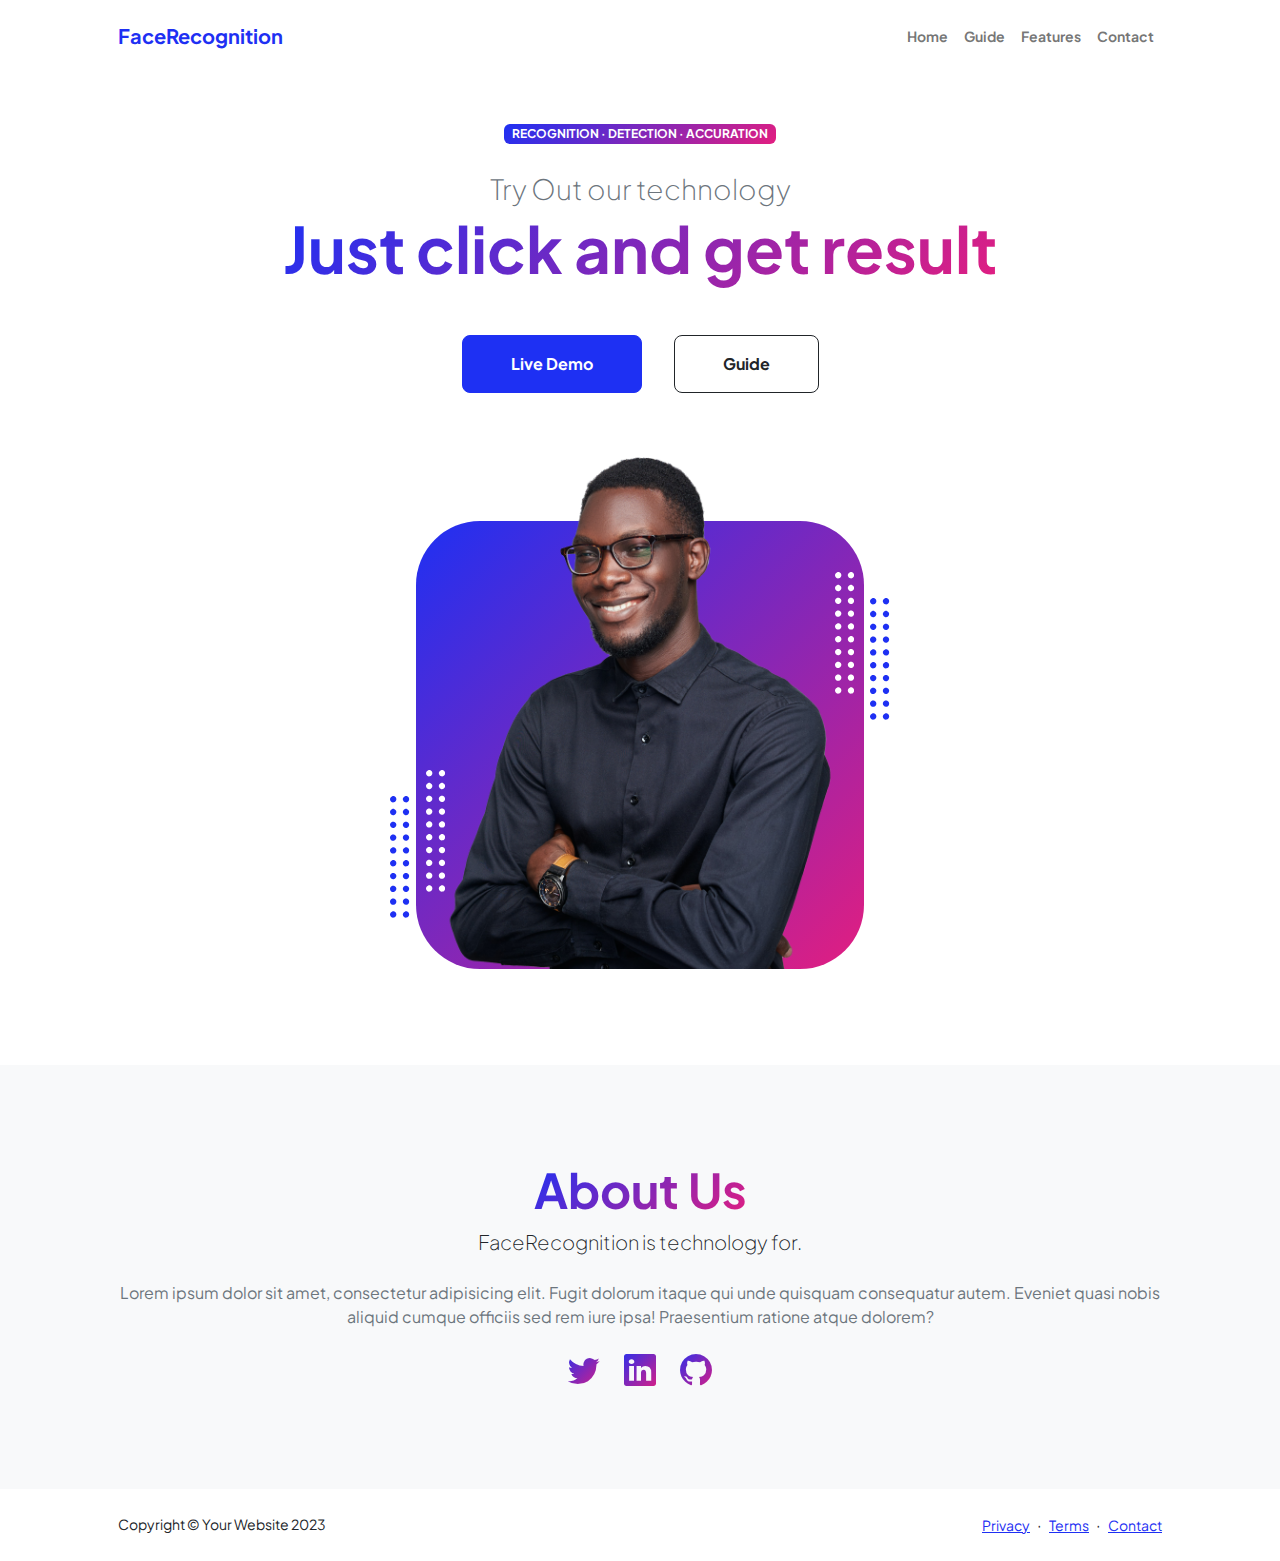
<file: frontend/index.html>
<!DOCTYPE html>
<html lang="en">

<head>
    <meta charset="utf-8" />
    <meta name="viewport" content="width=device-width, initial-scale=1, shrink-to-fit=no" />
    <meta name="description" content="" />
    <meta name="author" content="" />
    <title>Face Recognition</title>
    <!-- Favicon-->
    <link rel="icon" type="image/x-icon" href="./assets/favicon.ico" />
    <!-- Custom Google font-->
    <link rel="preconnect" href="https://fonts.googleapis.com" />
    <link rel="preconnect" href="https://fonts.gstatic.com" crossorigin />
    <link
        href="https://fonts.googleapis.com/css2?family=Plus+Jakarta+Sans:wght@100;200;300;400;500;600;700;800;900&amp;display=swap"
        rel="stylesheet" />
    <!-- Bootstrap icons-->
    <link href="https://cdn.jsdelivr.net/npm/bootstrap-icons@1.8.1/font/bootstrap-icons.css" rel="stylesheet" />
    <!-- Core theme CSS (includes Bootstrap)-->
    <link href="css/styles.css" rel="stylesheet" />
</head>

<body class="d-flex flex-column h-100">
    <main class="flex-shrink-0">
        <!-- Navigation-->
        <nav class="navbar navbar-expand-lg navbar-light bg-white py-3">
            <div class="container px-5">
                <a class="navbar-brand" href="index.html"><span class="fw-bolder text-primary">FaceRecognition</span></a>
                <button class="navbar-toggler" type="button" data-bs-toggle="collapse"
                    data-bs-target="#navbarSupportedContent" aria-controls="navbarSupportedContent"
                    aria-expanded="false" aria-label="Toggle navigation"><span
                        class="navbar-toggler-icon"></span></button>
                <div class="collapse navbar-collapse" id="navbarSupportedContent">
                    <ul class="navbar-nav ms-auto mb-2 mb-lg-0 small fw-bolder">
                        <li class="nav-item"><a class="nav-link" href="index.html">Home</a></li>
                        <li class="nav-item"><a class="nav-link" href="resume.html">Guide</a></li>
                        <li class="nav-item"><a class="nav-link" href="projects.html">Features</a></li>
                        <li class="nav-item"><a class="nav-link" href="contact.html">Contact</a></li>
                    </ul>
                </div>
            </div>
        </nav>
        <!-- Header-->
        <header class="py-5">
            <div class="container px-5 pb-5">
                <div class="row gx-5 align-items-center">
                    <div class="col-xxl-5">
                        <!-- Header text content-->
                        <div class="text-center text-xxl-start">
                            <div class="badge bg-gradient-primary-to-secondary text-white mb-4">
                                <div class="text-uppercase">Recognition &middot; Detection &middot; Accuration</div>
                            </div>
                            <div class="fs-3 fw-light text-muted">Try Out our technology</div>
                            <h1 class="display-3 fw-bolder mb-5"><span class="text-gradient d-inline">Just click and get result</span></h1>
                            <div
                                class="d-grid gap-3 d-sm-flex justify-content-sm-center justify-content-xxl-start mb-3">
                                <a class="btn btn-primary btn-lg px-5 py-3 me-sm-3 fs-6 fw-bolder"
                                    href="demo.html">Live Demo</a>
                                <a class="btn btn-outline-dark btn-lg px-5 py-3 fs-6 fw-bolder"
                                    href="projects.html">Guide</a>
                            </div>
                        </div>
                    </div>
                    <div class="col-xxl-7">
                        <!-- Header profile picture-->
                        <div class="d-flex justify-content-center mt-5 mt-xxl-0">
                            <div class="profile bg-gradient-primary-to-secondary">
                                <!-- TIP: For best results, use a photo with a transparent background like the demo example below-->
                                <!-- Watch a tutorial on how to do this on YouTube (link)-->
                                <img class="profile-img" src="assets/profile.png" alt="..." />
                                <div class="dots-1">
                                    <!-- SVG Dots-->
                                    <svg version="1.1" xmlns="http://www.w3.org/2000/svg"
                                        xmlns:xlink="http://www.w3.org/1999/xlink" x="0px" y="0px"
                                        viewBox="0 0 191.6 1215.4" style="enable-background: new 0 0 191.6 1215.4"
                                        xml:space="preserve">
                                        <g transform="translate(0.000000,1280.000000) scale(0.100000,-0.100000)">
                                            <path
                                                d="M227.7,12788.6c-105-35-200-141-222-248c-43-206,163-412,369-369c155,32,275,190,260,339c-11,105-90,213-190,262        C383.7,12801.6,289.7,12808.6,227.7,12788.6z">
                                            </path>
                                            <path
                                                d="M1507.7,12788.6c-151-50-253-216-222-362c25-119,136-230,254-255c194-41,395,142,375,339c-11,105-90,213-190,262        C1663.7,12801.6,1569.7,12808.6,1507.7,12788.6z">
                                            </path>
                                            <path
                                                d="M227.7,11508.6c-105-35-200-141-222-248c-43-206,163-412,369-369c155,32,275,190,260,339c-11,105-90,213-190,262        C383.7,11521.6,289.7,11528.6,227.7,11508.6z">
                                            </path>
                                            <path
                                                d="M1507.7,11508.6c-151-50-253-216-222-362c25-119,136-230,254-255c194-41,395,142,375,339c-11,105-90,213-190,262        C1663.7,11521.6,1569.7,11528.6,1507.7,11508.6z">
                                            </path>
                                            <path
                                                d="M227.7,10228.6c-105-35-200-141-222-248c-43-206,163-412,369-369c155,32,275,190,260,339c-11,105-90,213-190,262        C383.7,10241.6,289.7,10248.6,227.7,10228.6z">
                                            </path>
                                            <path
                                                d="M1507.7,10228.6c-105-35-200-141-222-248c-43-206,163-412,369-369c155,32,275,190,260,339c-11,105-90,213-190,262        C1663.7,10241.6,1569.7,10248.6,1507.7,10228.6z">
                                            </path>
                                            <path
                                                d="M227.7,8948.6c-105-35-200-141-222-248c-43-206,163-412,369-369c155,32,275,190,260,339c-11,105-90,213-190,262        C383.7,8961.6,289.7,8968.6,227.7,8948.6z">
                                            </path>
                                            <path
                                                d="M1507.7,8948.6c-105-35-200-141-222-248c-43-206,163-412,369-369c155,32,275,190,260,339c-11,105-90,213-190,262        C1663.7,8961.6,1569.7,8968.6,1507.7,8948.6z">
                                            </path>
                                            <path
                                                d="M227.7,7668.6c-105-35-200-141-222-248c-43-206,163-412,369-369c155,32,275,190,260,339c-11,105-90,213-190,262        C383.7,7681.6,289.7,7688.6,227.7,7668.6z">
                                            </path>
                                            <path
                                                d="M1507.7,7668.6c-105-35-200-141-222-248c-43-206,163-412,369-369c155,32,275,190,260,339c-11,105-90,213-190,262        C1663.7,7681.6,1569.7,7688.6,1507.7,7668.6z">
                                            </path>
                                            <path
                                                d="M227.7,6388.6c-105-35-200-141-222-248c-43-206,163-412,369-369c155,32,275,190,260,339c-11,105-90,213-190,262        C383.7,6401.6,289.7,6408.6,227.7,6388.6z">
                                            </path>
                                            <path
                                                d="M1507.7,6388.6c-105-35-200-141-222-248c-43-206,163-412,369-369c155,32,275,190,260,339c-11,105-90,213-190,262        C1663.7,6401.6,1569.7,6408.6,1507.7,6388.6z">
                                            </path>
                                            <path
                                                d="M227.7,5108.6c-105-35-200-141-222-248c-43-206,163-412,369-369c155,32,275,190,260,339c-11,105-90,213-190,262        C383.7,5121.6,289.7,5128.6,227.7,5108.6z">
                                            </path>
                                            <path
                                                d="M1507.7,5108.6c-105-35-200-141-222-248c-43-206,163-412,369-369c155,32,275,190,260,339c-11,105-90,213-190,262        C1663.7,5121.6,1569.7,5128.6,1507.7,5108.6z">
                                            </path>
                                            <path
                                                d="M227.7,3828.6c-105-35-200-141-222-248c-43-206,163-412,369-369c155,32,275,190,260,339c-11,105-90,213-190,262        C383.7,3841.6,289.7,3848.6,227.7,3828.6z">
                                            </path>
                                            <path
                                                d="M1507.7,3828.6c-105-35-200-141-222-248c-43-206,163-412,369-369c155,32,275,190,260,339c-11,105-90,213-190,262        C1663.7,3841.6,1569.7,3848.6,1507.7,3828.6z">
                                            </path>
                                            <path
                                                d="M227.7,2548.6c-105-35-200-141-222-248c-43-206,163-412,369-369c155,32,275,190,260,339c-11,105-90,213-190,262        C383.7,2561.6,289.7,2568.6,227.7,2548.6z">
                                            </path>
                                            <path
                                                d="M1507.7,2548.6c-105-35-200-141-222-248c-43-206,163-412,369-369c155,32,275,190,260,339c-11,105-90,213-190,262        C1663.7,2561.6,1569.7,2568.6,1507.7,2548.6z">
                                            </path>
                                            <path
                                                d="M227.7,1268.6c-105-35-200-141-222-248c-43-206,163-412,369-369c155,32,275,190,260,339c-11,105-90,213-190,262        C383.7,1281.6,289.7,1288.6,227.7,1268.6z">
                                            </path>
                                            <path
                                                d="M1507.7,1268.6c-105-35-200-141-222-248c-43-206,163-412,369-369c155,32,275,190,260,339c-11,105-90,213-190,262        C1663.7,1281.6,1569.7,1288.6,1507.7,1268.6z">
                                            </path>
                                        </g>
                                    </svg>
                                    <!-- END of SVG dots-->
                                </div>
                                <div class="dots-2">
                                    <!-- SVG Dots-->
                                    <svg version="1.1" xmlns="http://www.w3.org/2000/svg"
                                        xmlns:xlink="http://www.w3.org/1999/xlink" x="0px" y="0px"
                                        viewBox="0 0 191.6 1215.4" style="enable-background: new 0 0 191.6 1215.4"
                                        xml:space="preserve">
                                        <g transform="translate(0.000000,1280.000000) scale(0.100000,-0.100000)">
                                            <path
                                                d="M227.7,12788.6c-105-35-200-141-222-248c-43-206,163-412,369-369c155,32,275,190,260,339c-11,105-90,213-190,262        C383.7,12801.6,289.7,12808.6,227.7,12788.6z">
                                            </path>
                                            <path
                                                d="M1507.7,12788.6c-151-50-253-216-222-362c25-119,136-230,254-255c194-41,395,142,375,339c-11,105-90,213-190,262        C1663.7,12801.6,1569.7,12808.6,1507.7,12788.6z">
                                            </path>
                                            <path
                                                d="M227.7,11508.6c-105-35-200-141-222-248c-43-206,163-412,369-369c155,32,275,190,260,339c-11,105-90,213-190,262        C383.7,11521.6,289.7,11528.6,227.7,11508.6z">
                                            </path>
                                            <path
                                                d="M1507.7,11508.6c-151-50-253-216-222-362c25-119,136-230,254-255c194-41,395,142,375,339c-11,105-90,213-190,262        C1663.7,11521.6,1569.7,11528.6,1507.7,11508.6z">
                                            </path>
                                            <path
                                                d="M227.7,10228.6c-105-35-200-141-222-248c-43-206,163-412,369-369c155,32,275,190,260,339c-11,105-90,213-190,262        C383.7,10241.6,289.7,10248.6,227.7,10228.6z">
                                            </path>
                                            <path
                                                d="M1507.7,10228.6c-105-35-200-141-222-248c-43-206,163-412,369-369c155,32,275,190,260,339c-11,105-90,213-190,262        C1663.7,10241.6,1569.7,10248.6,1507.7,10228.6z">
                                            </path>
                                            <path
                                                d="M227.7,8948.6c-105-35-200-141-222-248c-43-206,163-412,369-369c155,32,275,190,260,339c-11,105-90,213-190,262        C383.7,8961.6,289.7,8968.6,227.7,8948.6z">
                                            </path>
                                            <path
                                                d="M1507.7,8948.6c-105-35-200-141-222-248c-43-206,163-412,369-369c155,32,275,190,260,339c-11,105-90,213-190,262        C1663.7,8961.6,1569.7,8968.6,1507.7,8948.6z">
                                            </path>
                                            <path
                                                d="M227.7,7668.6c-105-35-200-141-222-248c-43-206,163-412,369-369c155,32,275,190,260,339c-11,105-90,213-190,262        C383.7,7681.6,289.7,7688.6,227.7,7668.6z">
                                            </path>
                                            <path
                                                d="M1507.7,7668.6c-105-35-200-141-222-248c-43-206,163-412,369-369c155,32,275,190,260,339c-11,105-90,213-190,262        C1663.7,7681.6,1569.7,7688.6,1507.7,7668.6z">
                                            </path>
                                            <path
                                                d="M227.7,6388.6c-105-35-200-141-222-248c-43-206,163-412,369-369c155,32,275,190,260,339c-11,105-90,213-190,262        C383.7,6401.6,289.7,6408.6,227.7,6388.6z">
                                            </path>
                                            <path
                                                d="M1507.7,6388.6c-105-35-200-141-222-248c-43-206,163-412,369-369c155,32,275,190,260,339c-11,105-90,213-190,262        C1663.7,6401.6,1569.7,6408.6,1507.7,6388.6z">
                                            </path>
                                            <path
                                                d="M227.7,5108.6c-105-35-200-141-222-248c-43-206,163-412,369-369c155,32,275,190,260,339c-11,105-90,213-190,262        C383.7,5121.6,289.7,5128.6,227.7,5108.6z">
                                            </path>
                                            <path
                                                d="M1507.7,5108.6c-105-35-200-141-222-248c-43-206,163-412,369-369c155,32,275,190,260,339c-11,105-90,213-190,262        C1663.7,5121.6,1569.7,5128.6,1507.7,5108.6z">
                                            </path>
                                            <path
                                                d="M227.7,3828.6c-105-35-200-141-222-248c-43-206,163-412,369-369c155,32,275,190,260,339c-11,105-90,213-190,262        C383.7,3841.6,289.7,3848.6,227.7,3828.6z">
                                            </path>
                                            <path
                                                d="M1507.7,3828.6c-105-35-200-141-222-248c-43-206,163-412,369-369c155,32,275,190,260,339c-11,105-90,213-190,262        C1663.7,3841.6,1569.7,3848.6,1507.7,3828.6z">
                                            </path>
                                            <path
                                                d="M227.7,2548.6c-105-35-200-141-222-248c-43-206,163-412,369-369c155,32,275,190,260,339c-11,105-90,213-190,262        C383.7,2561.6,289.7,2568.6,227.7,2548.6z">
                                            </path>
                                            <path
                                                d="M1507.7,2548.6c-105-35-200-141-222-248c-43-206,163-412,369-369c155,32,275,190,260,339c-11,105-90,213-190,262        C1663.7,2561.6,1569.7,2568.6,1507.7,2548.6z">
                                            </path>
                                            <path
                                                d="M227.7,1268.6c-105-35-200-141-222-248c-43-206,163-412,369-369c155,32,275,190,260,339c-11,105-90,213-190,262        C383.7,1281.6,289.7,1288.6,227.7,1268.6z">
                                            </path>
                                            <path
                                                d="M1507.7,1268.6c-105-35-200-141-222-248c-43-206,163-412,369-369c155,32,275,190,260,339c-11,105-90,213-190,262        C1663.7,1281.6,1569.7,1288.6,1507.7,1268.6z">
                                            </path>
                                        </g>
                                    </svg>
                                    <!-- END of SVG dots-->
                                </div>
                                <div class="dots-3">
                                    <!-- SVG Dots-->
                                    <svg version="1.1" xmlns="http://www.w3.org/2000/svg"
                                        xmlns:xlink="http://www.w3.org/1999/xlink" x="0px" y="0px"
                                        viewBox="0 0 191.6 1215.4" style="enable-background: new 0 0 191.6 1215.4"
                                        xml:space="preserve">
                                        <g transform="translate(0.000000,1280.000000) scale(0.100000,-0.100000)">
                                            <path
                                                d="M227.7,12788.6c-105-35-200-141-222-248c-43-206,163-412,369-369c155,32,275,190,260,339c-11,105-90,213-190,262        C383.7,12801.6,289.7,12808.6,227.7,12788.6z">
                                            </path>
                                            <path
                                                d="M1507.7,12788.6c-151-50-253-216-222-362c25-119,136-230,254-255c194-41,395,142,375,339c-11,105-90,213-190,262        C1663.7,12801.6,1569.7,12808.6,1507.7,12788.6z">
                                            </path>
                                            <path
                                                d="M227.7,11508.6c-105-35-200-141-222-248c-43-206,163-412,369-369c155,32,275,190,260,339c-11,105-90,213-190,262        C383.7,11521.6,289.7,11528.6,227.7,11508.6z">
                                            </path>
                                            <path
                                                d="M1507.7,11508.6c-151-50-253-216-222-362c25-119,136-230,254-255c194-41,395,142,375,339c-11,105-90,213-190,262        C1663.7,11521.6,1569.7,11528.6,1507.7,11508.6z">
                                            </path>
                                            <path
                                                d="M227.7,10228.6c-105-35-200-141-222-248c-43-206,163-412,369-369c155,32,275,190,260,339c-11,105-90,213-190,262        C383.7,10241.6,289.7,10248.6,227.7,10228.6z">
                                            </path>
                                            <path
                                                d="M1507.7,10228.6c-105-35-200-141-222-248c-43-206,163-412,369-369c155,32,275,190,260,339c-11,105-90,213-190,262        C1663.7,10241.6,1569.7,10248.6,1507.7,10228.6z">
                                            </path>
                                            <path
                                                d="M227.7,8948.6c-105-35-200-141-222-248c-43-206,163-412,369-369c155,32,275,190,260,339c-11,105-90,213-190,262        C383.7,8961.6,289.7,8968.6,227.7,8948.6z">
                                            </path>
                                            <path
                                                d="M1507.7,8948.6c-105-35-200-141-222-248c-43-206,163-412,369-369c155,32,275,190,260,339c-11,105-90,213-190,262        C1663.7,8961.6,1569.7,8968.6,1507.7,8948.6z">
                                            </path>
                                            <path
                                                d="M227.7,7668.6c-105-35-200-141-222-248c-43-206,163-412,369-369c155,32,275,190,260,339c-11,105-90,213-190,262        C383.7,7681.6,289.7,7688.6,227.7,7668.6z">
                                            </path>
                                            <path
                                                d="M1507.7,7668.6c-105-35-200-141-222-248c-43-206,163-412,369-369c155,32,275,190,260,339c-11,105-90,213-190,262        C1663.7,7681.6,1569.7,7688.6,1507.7,7668.6z">
                                            </path>
                                            <path
                                                d="M227.7,6388.6c-105-35-200-141-222-248c-43-206,163-412,369-369c155,32,275,190,260,339c-11,105-90,213-190,262        C383.7,6401.6,289.7,6408.6,227.7,6388.6z">
                                            </path>
                                            <path
                                                d="M1507.7,6388.6c-105-35-200-141-222-248c-43-206,163-412,369-369c155,32,275,190,260,339c-11,105-90,213-190,262        C1663.7,6401.6,1569.7,6408.6,1507.7,6388.6z">
                                            </path>
                                            <path
                                                d="M227.7,5108.6c-105-35-200-141-222-248c-43-206,163-412,369-369c155,32,275,190,260,339c-11,105-90,213-190,262        C383.7,5121.6,289.7,5128.6,227.7,5108.6z">
                                            </path>
                                            <path
                                                d="M1507.7,5108.6c-105-35-200-141-222-248c-43-206,163-412,369-369c155,32,275,190,260,339c-11,105-90,213-190,262        C1663.7,5121.6,1569.7,5128.6,1507.7,5108.6z">
                                            </path>
                                            <path
                                                d="M227.7,3828.6c-105-35-200-141-222-248c-43-206,163-412,369-369c155,32,275,190,260,339c-11,105-90,213-190,262        C383.7,3841.6,289.7,3848.6,227.7,3828.6z">
                                            </path>
                                            <path
                                                d="M1507.7,3828.6c-105-35-200-141-222-248c-43-206,163-412,369-369c155,32,275,190,260,339c-11,105-90,213-190,262        C1663.7,3841.6,1569.7,3848.6,1507.7,3828.6z">
                                            </path>
                                            <path
                                                d="M227.7,2548.6c-105-35-200-141-222-248c-43-206,163-412,369-369c155,32,275,190,260,339c-11,105-90,213-190,262        C383.7,2561.6,289.7,2568.6,227.7,2548.6z">
                                            </path>
                                            <path
                                                d="M1507.7,2548.6c-105-35-200-141-222-248c-43-206,163-412,369-369c155,32,275,190,260,339c-11,105-90,213-190,262        C1663.7,2561.6,1569.7,2568.6,1507.7,2548.6z">
                                            </path>
                                            <path
                                                d="M227.7,1268.6c-105-35-200-141-222-248c-43-206,163-412,369-369c155,32,275,190,260,339c-11,105-90,213-190,262        C383.7,1281.6,289.7,1288.6,227.7,1268.6z">
                                            </path>
                                            <path
                                                d="M1507.7,1268.6c-105-35-200-141-222-248c-43-206,163-412,369-369c155,32,275,190,260,339c-11,105-90,213-190,262        C1663.7,1281.6,1569.7,1288.6,1507.7,1268.6z">
                                            </path>
                                        </g>
                                    </svg>
                                    <!-- END of SVG dots-->
                                </div>
                                <div class="dots-4">
                                    <!-- SVG Dots-->
                                    <svg version="1.1" xmlns="http://www.w3.org/2000/svg"
                                        xmlns:xlink="http://www.w3.org/1999/xlink" x="0px" y="0px"
                                        viewBox="0 0 191.6 1215.4" style="enable-background: new 0 0 191.6 1215.4"
                                        xml:space="preserve">
                                        <g transform="translate(0.000000,1280.000000) scale(0.100000,-0.100000)">
                                            <path
                                                d="M227.7,12788.6c-105-35-200-141-222-248c-43-206,163-412,369-369c155,32,275,190,260,339c-11,105-90,213-190,262        C383.7,12801.6,289.7,12808.6,227.7,12788.6z">
                                            </path>
                                            <path
                                                d="M1507.7,12788.6c-151-50-253-216-222-362c25-119,136-230,254-255c194-41,395,142,375,339c-11,105-90,213-190,262        C1663.7,12801.6,1569.7,12808.6,1507.7,12788.6z">
                                            </path>
                                            <path
                                                d="M227.7,11508.6c-105-35-200-141-222-248c-43-206,163-412,369-369c155,32,275,190,260,339c-11,105-90,213-190,262        C383.7,11521.6,289.7,11528.6,227.7,11508.6z">
                                            </path>
                                            <path
                                                d="M1507.7,11508.6c-151-50-253-216-222-362c25-119,136-230,254-255c194-41,395,142,375,339c-11,105-90,213-190,262        C1663.7,11521.6,1569.7,11528.6,1507.7,11508.6z">
                                            </path>
                                            <path
                                                d="M227.7,10228.6c-105-35-200-141-222-248c-43-206,163-412,369-369c155,32,275,190,260,339c-11,105-90,213-190,262        C383.7,10241.6,289.7,10248.6,227.7,10228.6z">
                                            </path>
                                            <path
                                                d="M1507.7,10228.6c-105-35-200-141-222-248c-43-206,163-412,369-369c155,32,275,190,260,339c-11,105-90,213-190,262        C1663.7,10241.6,1569.7,10248.6,1507.7,10228.6z">
                                            </path>
                                            <path
                                                d="M227.7,8948.6c-105-35-200-141-222-248c-43-206,163-412,369-369c155,32,275,190,260,339c-11,105-90,213-190,262        C383.7,8961.6,289.7,8968.6,227.7,8948.6z">
                                            </path>
                                            <path
                                                d="M1507.7,8948.6c-105-35-200-141-222-248c-43-206,163-412,369-369c155,32,275,190,260,339c-11,105-90,213-190,262        C1663.7,8961.6,1569.7,8968.6,1507.7,8948.6z">
                                            </path>
                                            <path
                                                d="M227.7,7668.6c-105-35-200-141-222-248c-43-206,163-412,369-369c155,32,275,190,260,339c-11,105-90,213-190,262        C383.7,7681.6,289.7,7688.6,227.7,7668.6z">
                                            </path>
                                            <path
                                                d="M1507.7,7668.6c-105-35-200-141-222-248c-43-206,163-412,369-369c155,32,275,190,260,339c-11,105-90,213-190,262        C1663.7,7681.6,1569.7,7688.6,1507.7,7668.6z">
                                            </path>
                                            <path
                                                d="M227.7,6388.6c-105-35-200-141-222-248c-43-206,163-412,369-369c155,32,275,190,260,339c-11,105-90,213-190,262        C383.7,6401.6,289.7,6408.6,227.7,6388.6z">
                                            </path>
                                            <path
                                                d="M1507.7,6388.6c-105-35-200-141-222-248c-43-206,163-412,369-369c155,32,275,190,260,339c-11,105-90,213-190,262        C1663.7,6401.6,1569.7,6408.6,1507.7,6388.6z">
                                            </path>
                                            <path
                                                d="M227.7,5108.6c-105-35-200-141-222-248c-43-206,163-412,369-369c155,32,275,190,260,339c-11,105-90,213-190,262        C383.7,5121.6,289.7,5128.6,227.7,5108.6z">
                                            </path>
                                            <path
                                                d="M1507.7,5108.6c-105-35-200-141-222-248c-43-206,163-412,369-369c155,32,275,190,260,339c-11,105-90,213-190,262        C1663.7,5121.6,1569.7,5128.6,1507.7,5108.6z">
                                            </path>
                                            <path
                                                d="M227.7,3828.6c-105-35-200-141-222-248c-43-206,163-412,369-369c155,32,275,190,260,339c-11,105-90,213-190,262        C383.7,3841.6,289.7,3848.6,227.7,3828.6z">
                                            </path>
                                            <path
                                                d="M1507.7,3828.6c-105-35-200-141-222-248c-43-206,163-412,369-369c155,32,275,190,260,339c-11,105-90,213-190,262        C1663.7,3841.6,1569.7,3848.6,1507.7,3828.6z">
                                            </path>
                                            <path
                                                d="M227.7,2548.6c-105-35-200-141-222-248c-43-206,163-412,369-369c155,32,275,190,260,339c-11,105-90,213-190,262        C383.7,2561.6,289.7,2568.6,227.7,2548.6z">
                                            </path>
                                            <path
                                                d="M1507.7,2548.6c-105-35-200-141-222-248c-43-206,163-412,369-369c155,32,275,190,260,339c-11,105-90,213-190,262        C1663.7,2561.6,1569.7,2568.6,1507.7,2548.6z">
                                            </path>
                                            <path
                                                d="M227.7,1268.6c-105-35-200-141-222-248c-43-206,163-412,369-369c155,32,275,190,260,339c-11,105-90,213-190,262        C383.7,1281.6,289.7,1288.6,227.7,1268.6z">
                                            </path>
                                            <path
                                                d="M1507.7,1268.6c-105-35-200-141-222-248c-43-206,163-412,369-369c155,32,275,190,260,339c-11,105-90,213-190,262        C1663.7,1281.6,1569.7,1288.6,1507.7,1268.6z">
                                            </path>
                                        </g>
                                    </svg>
                                    <!-- END of SVG dots-->
                                </div>
                            </div>
                        </div>
                    </div>
                </div>
            </div>
        </header>
        <!-- About Section-->
        <section class="bg-light py-5">
            <div class="container px-5">
                <div class="row gx-5 justify-content-center">
                    <div class="col-xxl-8">
                        <div class="text-center my-5">
                            <h2 class="display-5 fw-bolder"><span class="text-gradient d-inline">About Us</span></h2>
                            <p class="lead fw-light mb-4">FaceRecognition is technology for.</p>
                            <p class="text-muted">Lorem ipsum dolor sit amet, consectetur adipisicing elit. Fugit
                                dolorum itaque qui unde quisquam consequatur autem. Eveniet quasi nobis aliquid cumque
                                officiis sed rem iure ipsa! Praesentium ratione atque dolorem?</p>
                            <div class="d-flex justify-content-center fs-2 gap-4">
                                <a class="text-gradient" href="#!"><i class="bi bi-twitter"></i></a>
                                <a class="text-gradient" href="#!"><i class="bi bi-linkedin"></i></a>
                                <a class="text-gradient" href="#!"><i class="bi bi-github"></i></a>
                            </div>
                        </div>
                    </div>
                </div>
            </div>
        </section>
    </main>
    <!-- Footer-->
    <footer class="bg-white py-4 mt-auto">
        <div class="container px-5">
            <div class="row align-items-center justify-content-between flex-column flex-sm-row">
                <div class="col-auto">
                    <div class="small m-0">Copyright &copy; Your Website 2023</div>
                </div>
                <div class="col-auto">
                    <a class="small" href="#!">Privacy</a>
                    <span class="mx-1">&middot;</span>
                    <a class="small" href="#!">Terms</a>
                    <span class="mx-1">&middot;</span>
                    <a class="small" href="#!">Contact</a>
                </div>
            </div>
        </div>
    </footer>
    <!-- Bootstrap core JS-->
    <script src="https://cdn.jsdelivr.net/npm/bootstrap@5.2.3/dist/js/bootstrap.bundle.min.js"></script>
    <!-- Core theme JS-->
    <script src="js/scripts.js"></script>
</body>

</html>
</file>
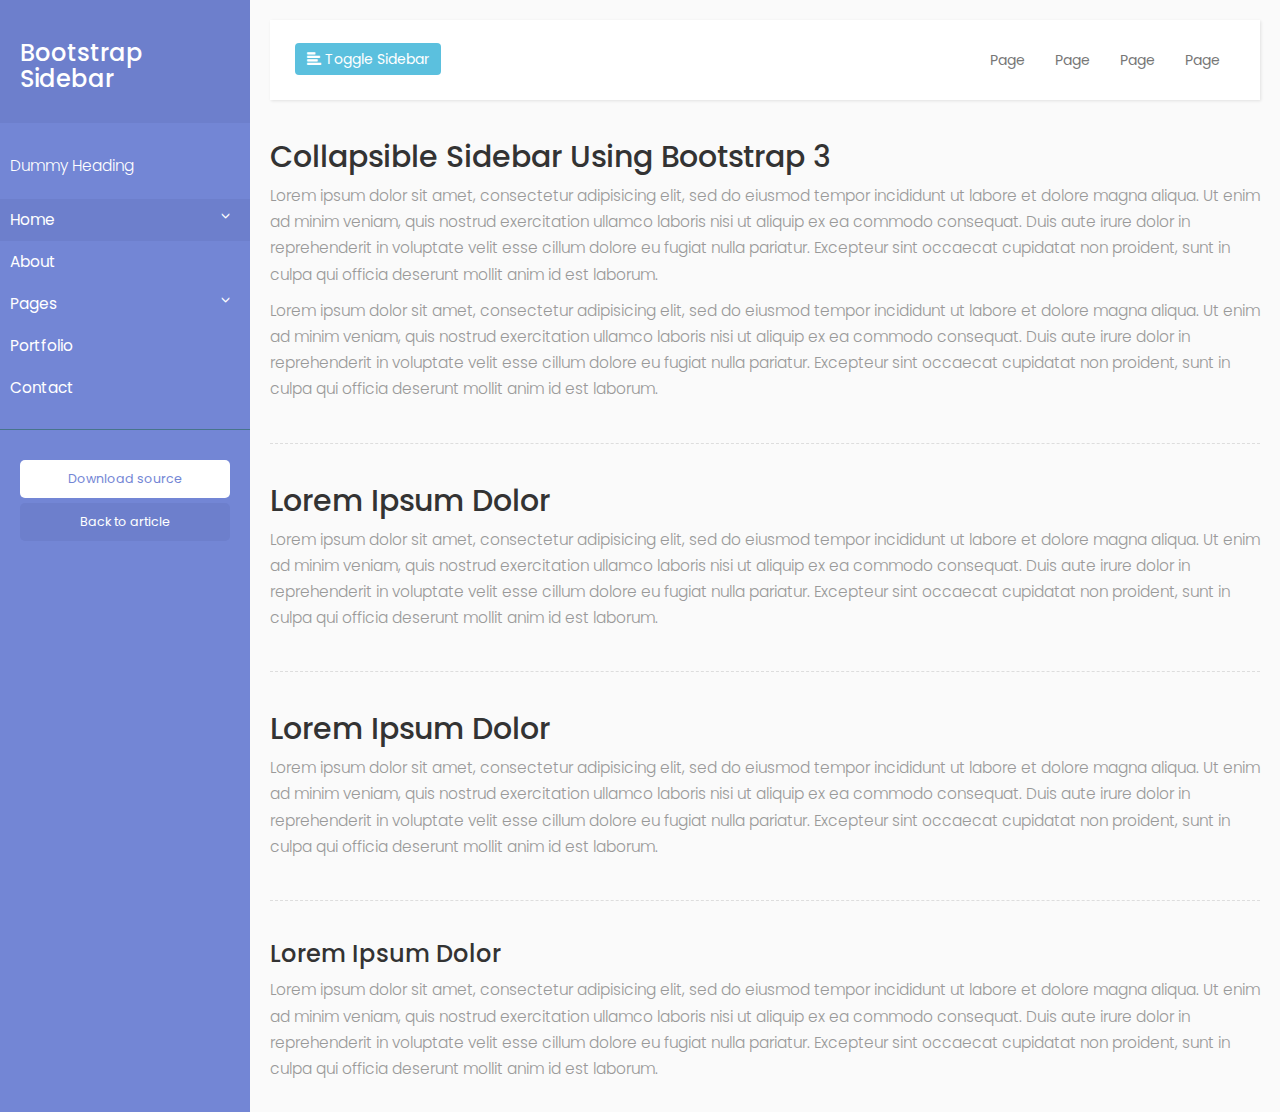
<file: frontend/sidebar/bootstrap-3/index.html>
<!DOCTYPE html>
<html>
    <head>
        <meta charset="utf-8">
        <meta name="viewport" content="width=device-width, initial-scale=1.0">
        <meta http-equiv="X-UA-Compatible" content="IE=edge">

        <title>Collapsible sidebar using Bootstrap 3</title>

         <!-- Bootstrap CSS CDN -->
        <link rel="stylesheet" href="https://maxcdn.bootstrapcdn.com/bootstrap/3.3.7/css/bootstrap.min.css">
        <!-- Our Custom CSS -->
        <link rel="stylesheet" href="style.css">
    </head>
    <body>



        <div class="wrapper">
            <!-- Sidebar Holder -->
            <nav id="sidebar">
                <div class="sidebar-header">
                    <h3>Bootstrap Sidebar</h3>
                </div>

                <ul class="list-unstyled components">
                    <p>Dummy Heading</p>
                    <li class="active">
                        <a href="#homeSubmenu" data-toggle="collapse" aria-expanded="false">Home</a>
                        <ul class="collapse list-unstyled" id="homeSubmenu">
                            <li><a href="#">Home 1</a></li>
                            <li><a href="#">Home 2</a></li>
                            <li><a href="#">Home 3</a></li>
                        </ul>
                    </li>
                    <li>
                        <a href="#">About</a>
                        <a href="#pageSubmenu" data-toggle="collapse" aria-expanded="false">Pages</a>
                        <ul class="collapse list-unstyled" id="pageSubmenu">
                            <li><a href="#">Page 1</a></li>
                            <li><a href="#">Page 2</a></li>
                            <li><a href="#">Page 3</a></li>
                        </ul>
                    </li>
                    <li>
                        <a href="#">Portfolio</a>
                    </li>
                    <li>
                        <a href="#">Contact</a>
                    </li>
                </ul>

                <ul class="list-unstyled CTAs">
                    <li><a href="https://bootstrapious.com/tutorial/files/sidebar.zip" class="download">Download source</a></li>
                    <li><a href="https://bootstrapious.com/p/bootstrap-sidebar" class="article">Back to article</a></li>
                </ul>
            </nav>

            <!-- Page Content Holder -->
            <div id="content">

                <nav class="navbar navbar-default">
                    <div class="container-fluid">

                        <div class="navbar-header">
                            <button type="button" id="sidebarCollapse" class="btn btn-info navbar-btn">
                                <i class="glyphicon glyphicon-align-left"></i>
                                <span>Toggle Sidebar</span>
                            </button>
                        </div>

                        <div class="collapse navbar-collapse" id="bs-example-navbar-collapse-1">
                            <ul class="nav navbar-nav navbar-right">
                                <li><a href="#">Page</a></li>
                                <li><a href="#">Page</a></li>
                                <li><a href="#">Page</a></li>
                                <li><a href="#">Page</a></li>
                            </ul>
                        </div>
                    </div>
                </nav>

                <h2>Collapsible Sidebar Using Bootstrap 3</h2>
                <p>Lorem ipsum dolor sit amet, consectetur adipisicing elit, sed do eiusmod tempor incididunt ut labore et dolore magna aliqua. Ut enim ad minim veniam, quis nostrud exercitation ullamco laboris nisi ut aliquip ex ea commodo consequat. Duis aute irure dolor in reprehenderit in voluptate velit esse cillum dolore eu fugiat nulla pariatur. Excepteur sint occaecat cupidatat non proident, sunt in culpa qui officia deserunt mollit anim id est laborum.</p>
                <p>Lorem ipsum dolor sit amet, consectetur adipisicing elit, sed do eiusmod tempor incididunt ut labore et dolore magna aliqua. Ut enim ad minim veniam, quis nostrud exercitation ullamco laboris nisi ut aliquip ex ea commodo consequat. Duis aute irure dolor in reprehenderit in voluptate velit esse cillum dolore eu fugiat nulla pariatur. Excepteur sint occaecat cupidatat non proident, sunt in culpa qui officia deserunt mollit anim id est laborum.</p>

                <div class="line"></div>

                <h2>Lorem Ipsum Dolor</h2>
                <p>Lorem ipsum dolor sit amet, consectetur adipisicing elit, sed do eiusmod tempor incididunt ut labore et dolore magna aliqua. Ut enim ad minim veniam, quis nostrud exercitation ullamco laboris nisi ut aliquip ex ea commodo consequat. Duis aute irure dolor in reprehenderit in voluptate velit esse cillum dolore eu fugiat nulla pariatur. Excepteur sint occaecat cupidatat non proident, sunt in culpa qui officia deserunt mollit anim id est laborum.</p>

                <div class="line"></div>

                <h2>Lorem Ipsum Dolor</h2>
                <p>Lorem ipsum dolor sit amet, consectetur adipisicing elit, sed do eiusmod tempor incididunt ut labore et dolore magna aliqua. Ut enim ad minim veniam, quis nostrud exercitation ullamco laboris nisi ut aliquip ex ea commodo consequat. Duis aute irure dolor in reprehenderit in voluptate velit esse cillum dolore eu fugiat nulla pariatur. Excepteur sint occaecat cupidatat non proident, sunt in culpa qui officia deserunt mollit anim id est laborum.</p>

                <div class="line"></div>

                <h3>Lorem Ipsum Dolor</h3>
                <p>Lorem ipsum dolor sit amet, consectetur adipisicing elit, sed do eiusmod tempor incididunt ut labore et dolore magna aliqua. Ut enim ad minim veniam, quis nostrud exercitation ullamco laboris nisi ut aliquip ex ea commodo consequat. Duis aute irure dolor in reprehenderit in voluptate velit esse cillum dolore eu fugiat nulla pariatur. Excepteur sint occaecat cupidatat non proident, sunt in culpa qui officia deserunt mollit anim id est laborum.</p>
            </div>
        </div>





        <!-- jQuery CDN -->
         <script src="https://code.jquery.com/jquery-1.12.0.min.js"></script>
         <!-- Bootstrap Js CDN -->
         <script src="https://maxcdn.bootstrapcdn.com/bootstrap/3.3.7/js/bootstrap.min.js"></script>

         <script type="text/javascript">
             $(document).ready(function () {
                 $('#sidebarCollapse').on('click', function () {
                     $('#sidebar').toggleClass('active');
                 });
             });
         </script>
    </body>
</html>
</file>
<file: frontend/sidebar/bootstrap-3/style.css>
/*
    DEMO STYLE
*/
@import "https://fonts.googleapis.com/css?family=Poppins:300,400,500,600,700";


body {
    font-family: 'Poppins', sans-serif;
    background: #fafafa;
}

p {
    font-family: 'Poppins', sans-serif;
    font-size: 1.1em;
    font-weight: 300;
    line-height: 1.7em;
    color: #999;
}

a, a:hover, a:focus {
    color: inherit;
    text-decoration: none;
    transition: all 0.3s;
}

.navbar {
    padding: 15px 10px;
    background: #fff;
    border: none;
    border-radius: 0;
    margin-bottom: 40px;
    box-shadow: 1px 1px 3px rgba(0, 0, 0, 0.1);
}

.navbar-btn {
    box-shadow: none;
    outline: none !important;
    border: none;
}

.line {
    width: 100%;
    height: 1px;
    border-bottom: 1px dashed #ddd;
    margin: 40px 0;
}

/* ---------------------------------------------------
    SIDEBAR STYLE
----------------------------------------------------- */
.wrapper {
    display: flex;
    align-items: stretch;
}

#sidebar {
    min-width: 250px;
    max-width: 250px;
    background: #7386D5;
    color: #fff;
    transition: all 0.3s;
}

#sidebar.active {
    margin-left: -250px;
}

#sidebar .sidebar-header {
    padding: 20px;
    background: #6d7fcc;
}

#sidebar ul.components {
    padding: 20px 0;
    border-bottom: 1px solid #47748b;
}

#sidebar ul p {
    color: #fff;
    padding: 10px;
}

#sidebar ul li a {
    padding: 10px;
    font-size: 1.1em;
    display: block;
}
#sidebar ul li a:hover {
    color: #7386D5;
    background: #fff;
}

#sidebar ul li.active > a, a[aria-expanded="true"] {
    color: #fff;
    background: #6d7fcc;
}


a[data-toggle="collapse"] {
    position: relative;
}

a[aria-expanded="false"]::before, a[aria-expanded="true"]::before {
    content: '\e259';
    display: block;
    position: absolute;
    right: 20px;
    font-family: 'Glyphicons Halflings';
    font-size: 0.6em;
}
a[aria-expanded="true"]::before {
    content: '\e260';
}


ul ul a {
    font-size: 0.9em !important;
    padding-left: 30px !important;
    background: #6d7fcc;
}

ul.CTAs {
    padding: 20px;
}

ul.CTAs a {
    text-align: center;
    font-size: 0.9em !important;
    display: block;
    border-radius: 5px;
    margin-bottom: 5px;
}

a.download {
    background: #fff;
    color: #7386D5;
}

a.article, a.article:hover {
    background: #6d7fcc !important;
    color: #fff !important;
}



/* ---------------------------------------------------
    CONTENT STYLE
----------------------------------------------------- */
#content {
    padding: 20px;
    min-height: 100vh;
    transition: all 0.3s;
}

/* ---------------------------------------------------
    MEDIAQUERIES
----------------------------------------------------- */
@media (max-width: 768px) {
    #sidebar {
        margin-left: -250px;
    }
    #sidebar.active {
        margin-left: 0;
    }
    #sidebarCollapse span {
        display: none;
    }
}
</file>
